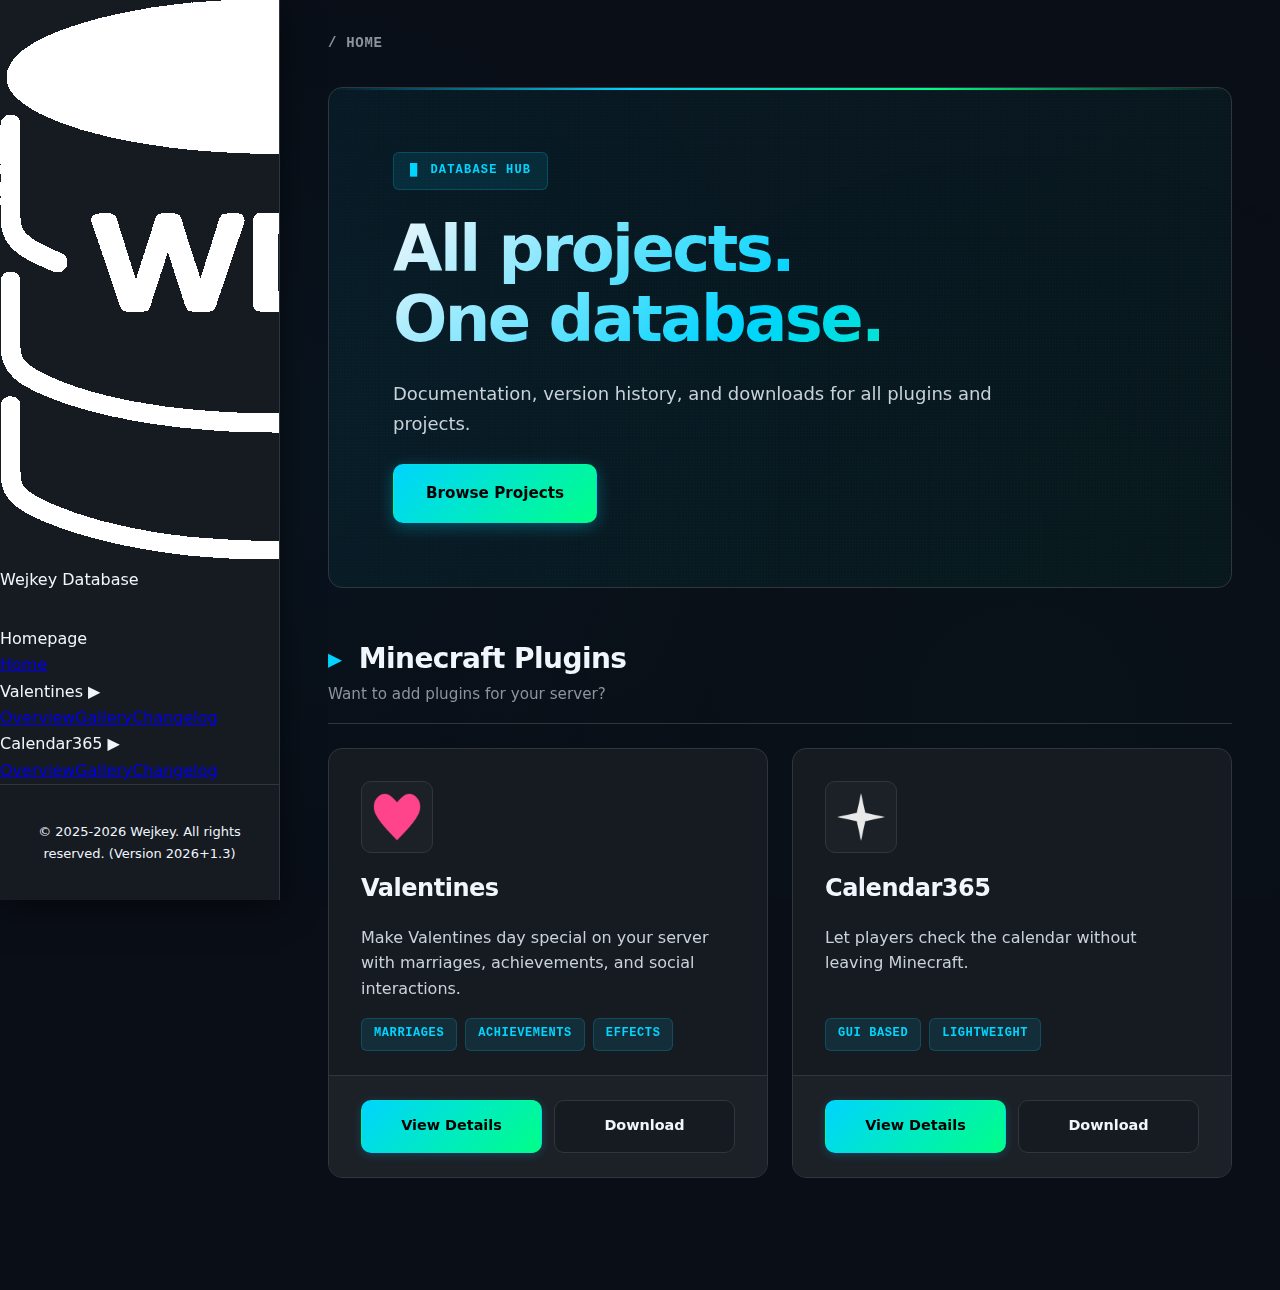
<file: index.html>
<!DOCTYPE html>
    <html lang="en" data-theme="dark">
<head>
    <meta charset="utf-8">
    <meta name="viewport" content="width=device-width, initial-scale=1">

    <title>Wejkey Database</title>
    <meta name="description" content="Wejkey's projects, documentation, version history, and downloads.">
    <link rel="canonical" href="https://wejkey.org">

    <meta property="og:type" content="website">
    <meta property="og:title" content="Wejkey">
    <meta property="og:description" content="Wejkey Database - Documentation, versions, downloads.">
    <meta property="og:url" content="https://wejkey.org">
    <meta property="og:image" content="images/favicon.png">

    <meta name="twitter:card" content="summary_large_image">
    <meta name="twitter:title" content="Wejkey">
    <meta name="twitter:description" content="Wejkey Database - Documentation, versions, downloads.">
    <meta name="twitter:image" content="images/favicon.png">

    <link rel="icon" type="image/png" href="images/favicon.png">

    <link rel="stylesheet" href="css/style.css">
    <link rel="stylesheet" href="css/sidebar.css">
</head>
<body>
    <div class="sidebar" id="sidebar"></div>

    <div class="main-content">
        <div class="container">
            <div class="page-topbar">
                <span class="breadcrumb">/ Home</span>
            </div>

            <header class="hero-section-enhanced">
                <div class="hero-background-pattern"></div>
                <div class="hero-content-enhanced">
                    <div class="hero-text">
                        <div class="hero-badge">Database Hub</div>
                        <h1 class="hero-title-enhanced">All projects.<br>One database.</h1>
                        <p class="hero-description-enhanced">Documentation, version history, and downloads for all plugins and projects.</p>
                        <div class="hero-actions">
                            <a href="#plugins" class="btn-hero-primary">Browse Projects</a>
                        </div>
                    </div>
                </div>
            </header>

<section class="content-section" id="plugins">
                <div class="section-header">
                    <div>
                        <h2>Minecraft Plugins</h2>
                        <p>Want to add plugins for your server?</p>
                    </div>
                </div>
                <div class="card-grid-enhanced">
                    <div class="project-card-enhanced">
                        <div class="project-card-header">
                            <div class="project-icon-enhanced">
                                <img src="images/valentines/Valentines.png" alt="Valentines icon">
                            </div>
                        </div>
                        <div class="project-content">
                            <h3>Valentines</h3>
                            <p>Make Valentines day special on your server with marriages, achievements, and social interactions.</p>
                            <div class="project-features">
                                <span class="feature-tag">Marriages</span>
                                <span class="feature-tag">Achievements</span>
                                <span class="feature-tag">Effects</span>
                            </div>
                        </div>
                        <div class="project-footer">
                            <a href="/projects/valentines/index.html" class="btn-project-primary">View Details</a>
                            <a href="https://cdn.modrinth.com/data/5JAz4ytr/versions/78KZaWQi/Valentines_2026%2B1.0-dev.1.jar" class="btn-project-download">Download</a>
                        </div>
                    </div>
                    <div class="project-card-enhanced">
                        <div class="project-card-header">
                            <div class="project-icon-enhanced">
                                <img src="images/calendar365/NoIcon512x512.png" alt="Calendar365 icon">
                            </div>
                        </div>
                        <div class="project-content">
                            <h3>Calendar365</h3>
                            <p>Let players check the calendar without leaving Minecraft.</p>
                            <div class="project-features">
                                <span class="feature-tag">GUI Based</span>
                                <span class="feature-tag">Lightweight</span>
                            </div>
                        </div>
                        <div class="project-footer">
                            <a href="/projects/calendar365/index.html" class="btn-project-primary">View Details</a>
                            <a href="https://cdn.modrinth.com/data/tNrGF59b/versions/8LvWhI9b/calendar365_2026%2B1.1.jar" class="btn-project-download">Download</a>
                        </div>
                    </div>
                </div>
            </section>

        </div>
    </div>

    <script src="js/sidebar.js"></script>
    <script src="js/main.js"></script>
</body>
</html>
</file>
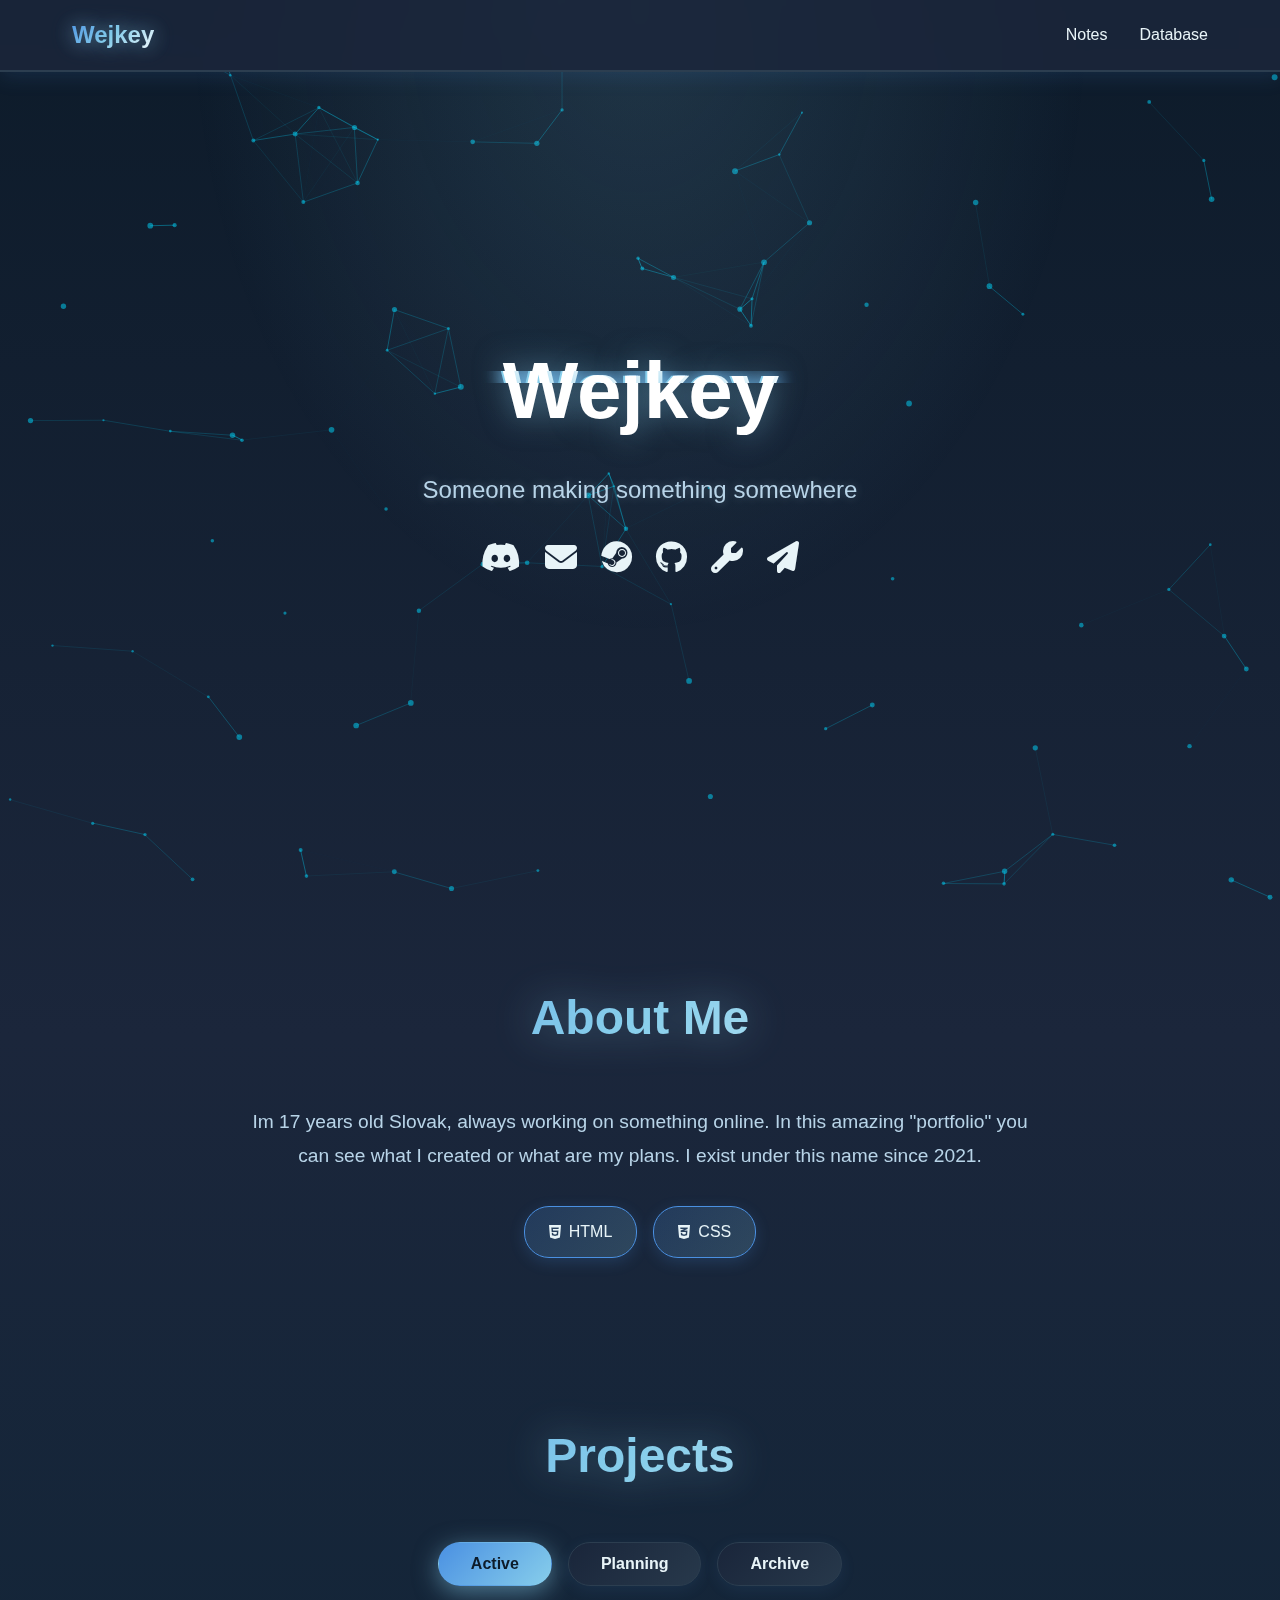
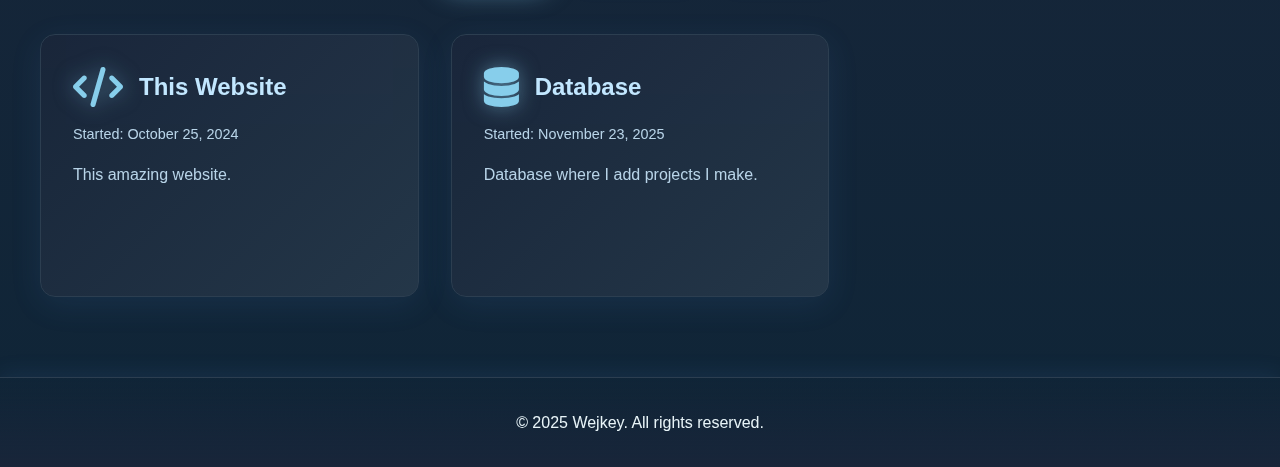
<file: old/index.html>
<!doctype html>
<html lang="en">
  <head>
    <meta charset="utf-8">
    <meta name="viewport" content="width=device-width, initial-scale=1">

    <title>Wejkey</title>
    <meta name="description" content="What can I say. You need to see it.">
    <link rel="canonical" href="https://wejkey.org">

    <meta property="og:type" content="website">
    <meta property="og:title" content="Wejkey">
    <meta property="og:description" content="Idk">
    <meta property="og:url" content="https://wejkey.org">
    <meta property="og:image" content="https://avatars.githubusercontent.com/u/184445277?v=4">

    <meta name="twitter:card" content="summary_large_image">
    <meta name="twitter:title" content="Wejkey">
    <meta name="twitter:description" content="You can see what I enjoy. Just visit this amazing site.">
    <meta name="twitter:image" content="https://avatars.githubusercontent.com/u/184445277?v=4">

    <link rel="icon" type="image/png" href="https://avatars.githubusercontent.com/u/184445277?v=4">

    <link rel="stylesheet" href="https://cdnjs.cloudflare.com/ajax/libs/font-awesome/6.4.0/css/all.min.css">
    <link rel="stylesheet" href="style/winter.css">
</head>
  <body>
    <canvas id="particles"></canvas>

    <nav class="navbar">
      <div class="nav-container">
        <div class="logo">Wejkey</div>
        <ul class="nav-menu">
          <li><a href="notes.html">Notes</a></li>
          <li><a href="https://database.wejkey.org">Database</a></li>
        </ul>
      </div>
    </nav>

    <section id="hero">
      <div class="hero-content">
        <h1 class="glitch" data-text="Wejkey">Wejkey</h1>
        <p class="subtitle">Someone making something somewhere</p>
        <div class="hero-icons">
          <button class="icon-btn" data-copy="wejkey" title="Click to copy Discord"><i class="fab fa-discord"></i></button>
          <button class="icon-btn" data-copy="contact@wejkey.org" title="Click to copy email"><i class="fas fa-envelope"></i></button>
          <button class="icon-btn" data-copy="https://steamcommunity.com/id/wejkey/" title="Click to copy Steam"><i class="fa-brands fa-steam"></i></button>
          <button class="icon-btn" data-copy="https://github.com/wejkey" title="Click to copy GitHub"><i class="fa-brands fa-github"></i></button>
          <button class="icon-btn" data-copy="https://modrinth.com/user/wejkey" title="Click to copy Modrinth"><i class="fa-solid fa-wrench"></i></button>
          <button class="icon-btn" data-copy="https://hangar.papermc.io/Wejkey/Valentines" title="Click to copy Hangar"><i class="fa-solid fa-paper-plane"></i></button>
        </div>
      </div>
    </section>

    <section id="about">
      <div class="container">
        <h2 class="section-title">About Me</h2>
        <div class="about-content">
          <p>Im 17 years old Slovak, always working on something online. In this amazing "portfolio" you can see what I created or what are my plans. I exist under this name since 2021.</p>
          <div class="skills">
            <span class="skill-tag"><i class="fab fa-html5"></i> HTML</span>
            <span class="skill-tag"><i class="fab fa-css3-alt"></i> CSS</span>
          </div>
        </div>
      </div>
    </section>

    <section id="projects">
      <div class="container">
        <h2 class="section-title">Projects</h2>

        <div class="project-tabs">
          <button class="tab-btn active" data-tab="active">Active</button>
          <button class="tab-btn" data-tab="planning">Planning</button>
          <button class="tab-btn" data-tab="archive">Archive</button>
        </div>

        <div class="projects-grid" id="projects-container">
        </div>
      </div>
    </section>



    <footer>
      <div class="container">
        <p>&copy; 2025 Wejkey. All rights reserved.</p>
      </div>
    </footer>

    <script src="scripts/main.js"></script>
  </body>
</html>
</file>
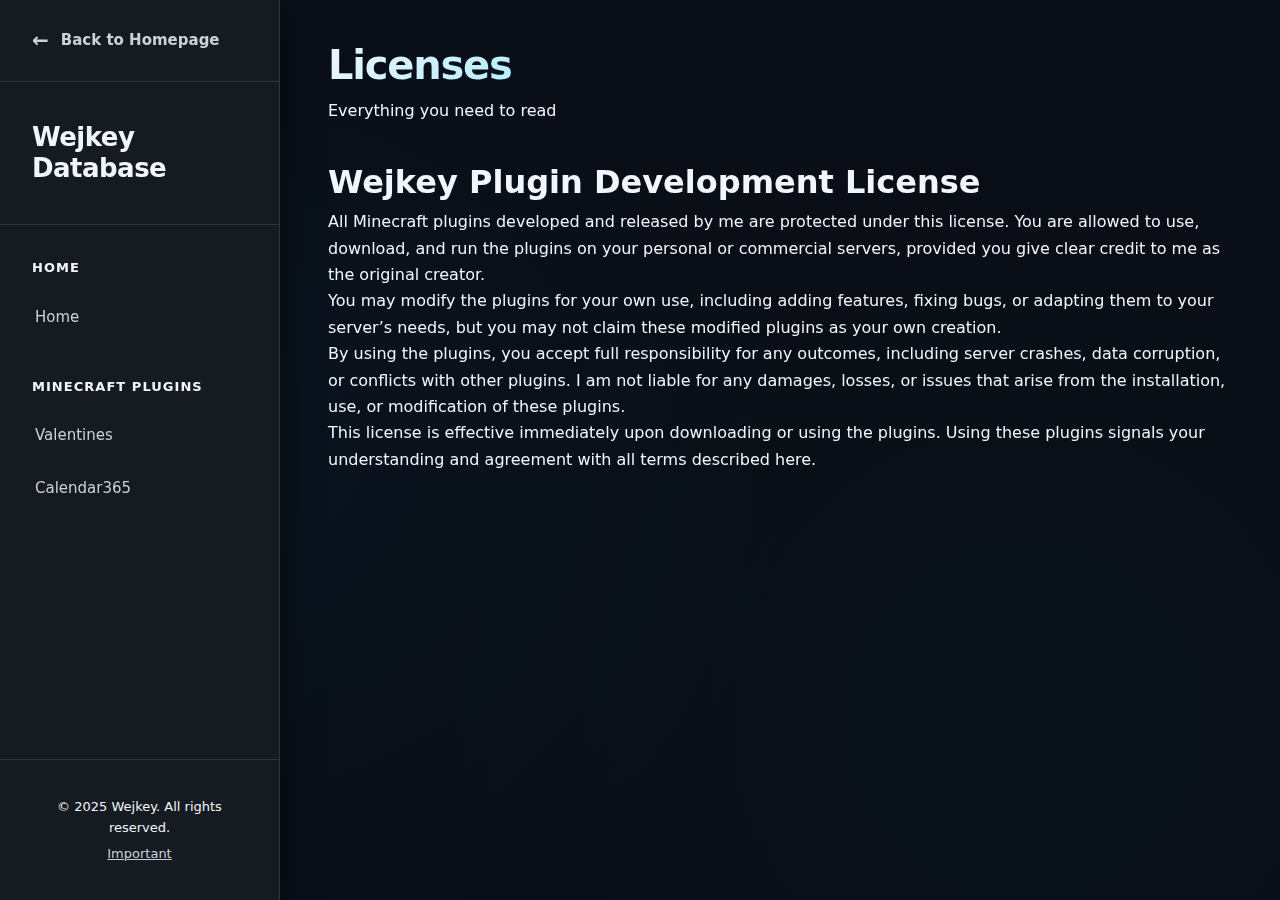
<file: licenses.html>
<!DOCTYPE html>
<html lang="en">
<head>
    <meta charset="UTF-8">
    <meta name="viewport" content="width=device-width, initial-scale=1.0">

    <title>Wejkey Database - Licenses</title>
    <meta name="title" content="Wejkey Database - Licenses">
    <meta name="description" content="Everything you need to read">
    <meta name="keywords" content="Minecraft plugins, free plugins, downloads, server resources, Wejkey, database, documentation, projects">
    <meta name="author" content="Wejkey">

    <meta property="og:type" content="website">
    <meta property="og:url" content="https://database.wejkey.org/">
    <meta property="og:title" content="Wejkey Database - Licenses">
    <meta property="og:description" content="Everything you need to read">
    <meta property="og:image" content="https://database.wejkey.org/images/favicon.png">
    <meta property="og:site_name" content="Wejkey Database">
    <meta property="og:locale" content="en_US">

    <meta property="twitter:card" content="summary_large_image">
    <meta property="twitter:url" content="https://database.wejkey.org/licenses.html">
    <meta property="twitter:title" content="Wejkey Database - Licenses">
    <meta property="twitter:description" content="Everything you need to read">
    <meta property="twitter:image" content="https://database.wejkey.org/images/favicon.png">

    <link rel="icon" type="image/png" href="images/favicon.png">
    <link rel="shortcut icon" type="image/png" href="images/favicon.png">
    <link rel="apple-touch-icon" href="images/favicon.png">

    <link rel="canonical" href="https://database.wejkey.org/licenses.html">

    <link rel="stylesheet" href="css/style.css">
    <link rel="stylesheet" href="css/sidebar.css">
</head>
<body>
    <div class="sidebar" id="sidebar">
        <div class="sidebar-content">
            <div class="sidebar-back">
                <a href="https://wejkey.org">Back to Homepage</a>
            </div>

            <div class="sidebar-header">
                <h2>Wejkey Database</h2>
            </div>

            <nav class="sidebar-nav">
                <div class="nav-category">
                    <h3>Home</h3>
                    <ul>
                        <li><a href="index.html">Home</a></li>
                    </ul>
                </div>

                <div class="nav-category">
                    <h3>Minecraft Plugins</h3>
                    <ul id="projects-list">
                        <li><a href="/projects/valentines/index.html">Valentines</a></li>
                    </ul>
                    <ul id="projects-list">
                        <li><a href="/projects/calendar365/index.html">Calendar365</a></li>
                    </ul>
                </div>
            </nav>
        </div>

        <div class="sidebar-footer">
            <p>&copy; 2025 Wejkey. All rights reserved.</p>
            <p><a href="licenses.html">Important</a></p>
        </div>
    </div>

    <div class="main-content">
        <div class="container">
            <div class="page-header">
                <h1>Licenses</h1>
                <p>Everything you need to read</p>
            </div>

            <section class="content-section">
                <div id="license-content" class="content-block"></div>
            </section>
        </div>
    </div>

    <script src="js/main.js"></script>
    <script>
        function parseMarkdown(markdown) {
            const blocks = markdown.split(/\n\n+/);

            const result = blocks.map(block => {
                block = block.trim();
                if (!block) return '';

                if (block.match(/^# /)) {
                    return block.replace(/^# (.*?)$/m, '<h1>$1</h1>');
                }
                if (block.match(/^## /)) {
                    return block.replace(/^## (.*?)$/m, '<h2>$1</h2>');
                }
                if (block.match(/^### /)) {
                    return block.replace(/^### (.*?)$/m, '<h3>$1</h3>');
                }

                if (block.match(/^[\*\-] /)) {
                    const listItems = block.split('\n').map(line => {
                        const cleanLine = line.replace(/^[\*\-]\s+/, '').trim();
                        return '<li>' + cleanLine + '</li>';
                    }).join('');
                    return '<ul>' + listItems + '</ul>';
                }

                if (block === '---') {
                    return '<hr>';
                }

                let html = block;
                html = html.replace(/\*\*(.*?)\*\*/g, '<strong>$1</strong>');
                html = html.replace(/\*([^*]+)\*/g, '<em>$1</em>');
                html = html.replace(/\[([^\]]+)\]\(([^)]+)\)/g, '<a href="$2">$1</a>');
                html = html.replace(/\n/g, '<br>');

                return '<p>' + html + '</p>';
            }).filter(b => b);

            return result.join('\n');
        }

        fetch('licenses/wmpdl.md')
            .then(response => response.text())
            .then(markdown => {
                document.getElementById('license-content').innerHTML = parseMarkdown(markdown);
            })
            .catch(error => {
                document.getElementById('license-content').innerHTML = '<p>Error loading license content.</p>';
            });
    </script>
</body>
</html>
</file>
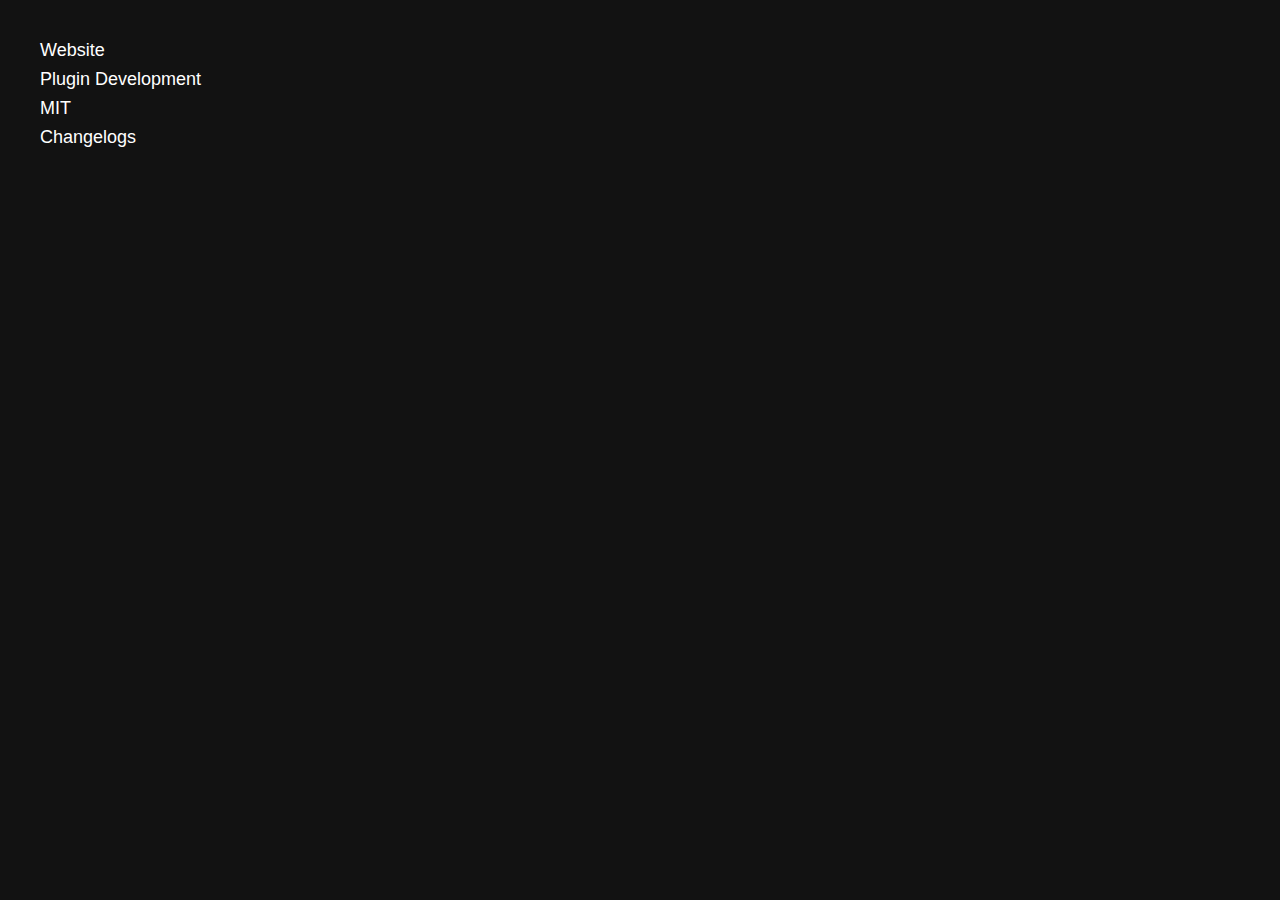
<file: old/notes.html>
<html>
    <head>
        <title>Wejkey - Notes</title>
    </head>
    <body>
        <a href="notes/c-website.txt">Website</a>
        <a href="notes/c-plugin-development.txt">Plugin Development</a>
        <a href="notes/c-mit.txt">MIT</a>
        <a href="notes/changelog.txt">Changelogs</a>

        <style>
            body {
                font-family: 'Inter', -apple-system, BlinkMacSystemFont, 'Segoe UI', 'Roboto', sans-serif;
                margin: 40px;
                background-color: #121212;
                color: #FFFFFF;
            }
            a {
                display: block;
                margin: 8px 0;
                text-decoration: none;
                font-size: 18px;
                color: #FFFFFF;

            }
            a:hover {
                color: #b6b6b6;
            }
        </style>
    </body>
</html>
</file>
<file: css/style.css>
* {
    margin: 0;
    padding: 0;
    box-sizing: border-box;
}

:root {
    --primary: #00d4ff;
    --primary-dark: #00a8cc;
    --accent: #00ff88;
    --accent-dark: #00cc6a;
    --bg: #0a0e17;
    --bg-subtle: #0d1117;
    --surface: #161b22;
    --surface-alt: #1c2128;
    --surface-hover: #21262d;
    --text: #f0f6fc;
    --text-secondary: #c9d1d9;
    --text-muted: #8b949e;
    --border: #30363d;
    --border-highlight: #484f58;
    --shadow-sm: 0 4px 16px rgba(0, 0, 0, 0.4);
    --shadow-md: 0 8px 32px rgba(0, 0, 0, 0.5);
    --shadow-lg: 0 16px 48px rgba(0, 0, 0, 0.6);
    --shadow-glow: 0 0 32px rgba(0, 212, 255, 0.15);
    --radius-sm: 6px;
    --radius-md: 10px;
    --radius-lg: 14px;
    --sidebar-width: 280px;
    --transition: 0.2s cubic-bezier(0.4, 0, 0.2, 1);
}

html {
    scroll-behavior: smooth;
}

body {
    font-family: 'Inter', 'Segoe UI', system-ui, -apple-system, sans-serif;
    background: var(--bg);
    color: var(--text);
    min-height: 100vh;
    display: flex;
    line-height: 1.65;
    -webkit-font-smoothing: antialiased;
    -moz-osx-font-smoothing: grayscale;
}

body::before {
    content: '';
    position: fixed;
    top: 0;
    left: 0;
    width: 100%;
    height: 100%;
    background:
        radial-gradient(circle at 20% 50%, rgba(0, 212, 255, 0.03) 0%, transparent 50%),
        radial-gradient(circle at 80% 80%, rgba(0, 255, 136, 0.02) 0%, transparent 50%);
    pointer-events: none;
    z-index: 0;
}

::-webkit-scrollbar {
    width: 10px;
}

::-webkit-scrollbar-track {
    background: var(--bg-subtle);
}

::-webkit-scrollbar-thumb {
    background: linear-gradient(180deg, var(--primary), var(--accent));
    border-radius: 999px;
    border: 2px solid var(--bg-subtle);
}

::-webkit-scrollbar-thumb:hover {
    background: linear-gradient(180deg, var(--primary-dark), var(--accent-dark));
}

* {
    scrollbar-width: thin;
    scrollbar-color: var(--primary) var(--bg-subtle);
}

.main-content {
    flex: 1;
    margin-left: var(--sidebar-width);
    padding: 2rem 3rem 4rem;
    width: 100%;
    position: relative;
    z-index: 1;
}

.container {
    max-width: 1400px;
    margin: 0 auto;
}

.page-topbar {
    display: flex;
    align-items: center;
    justify-content: space-between;
    gap: 1rem;
    margin-bottom: 2rem;
}

.breadcrumb {
    color: var(--text-muted);
    font-weight: 600;
    font-size: 0.875rem;
    letter-spacing: 0.05em;
    text-transform: uppercase;
    font-family: 'Monaco', 'Courier New', monospace;
}

.hero-section-enhanced {
    position: relative;
    overflow: hidden;
    background: linear-gradient(135deg, rgba(0, 212, 255, 0.05), rgba(0, 255, 136, 0.03));
    border: 1px solid var(--border);
    border-radius: var(--radius-lg);
    padding: 4rem;
    margin-bottom: 3rem;
}

.hero-section-enhanced::before {
    content: '';
    position: absolute;
    top: 0;
    left: 0;
    right: 0;
    height: 2px;
    background: linear-gradient(90deg, transparent, var(--primary), var(--accent), transparent);
}

.hero-background-pattern {
    position: absolute;
    inset: 0;
    opacity: 0.02;
    background-image:
        repeating-linear-gradient(0deg, transparent, transparent 2px, var(--primary) 2px, var(--primary) 3px),
        repeating-linear-gradient(90deg, transparent, transparent 2px, var(--primary) 2px, var(--primary) 3px);
    background-size: 50px 50px;
    pointer-events: none;
}

.hero-content-enhanced {
    position: relative;
    z-index: 1;
    display: grid;
    grid-template-columns: 1fr;
    gap: 3rem;
}

.hero-text {
    display: flex;
    flex-direction: column;
    gap: 1.5rem;
}

.hero-badge {
    display: inline-flex;
    align-items: center;
    gap: 0.75rem;
    width: fit-content;
    padding: 0.5rem 1rem;
    border-radius: 6px;
    background: rgba(0, 212, 255, 0.1);
    color: var(--primary);
    border: 1px solid rgba(0, 212, 255, 0.2);
    font-weight: 700;
    font-size: 0.75rem;
    letter-spacing: 0.1em;
    text-transform: uppercase;
    font-family: 'Monaco', 'Courier New', monospace;
}

.hero-badge::before {
    content: '█';
    animation: blink 1.5s infinite;
}

@keyframes blink {
    0%, 50% { opacity: 1; }
    51%, 100% { opacity: 0; }
}

.hero-title-enhanced {
    font-size: clamp(2.5rem, 5vw, 4.5rem);
    font-weight: 800;
    letter-spacing: -0.04em;
    line-height: 1.1;
    background: linear-gradient(135deg, var(--text) 0%, var(--primary) 50%, var(--accent) 100%);
    -webkit-background-clip: text;
    -webkit-text-fill-color: transparent;
    background-clip: text;
}

.hero-description-enhanced {
    font-size: 1.125rem;
    color: var(--text-secondary);
    line-height: 1.7;
    max-width: 600px;
}

.hero-actions {
    display: flex;
    gap: 1rem;
    flex-wrap: wrap;
}

.btn-hero-primary,
.btn-hero-secondary {
    display: inline-flex;
    align-items: center;
    justify-content: center;
    gap: 0.75rem;
    padding: 1rem 2rem;
    border-radius: var(--radius-md);
    font-weight: 700;
    font-size: 0.95rem;
    text-decoration: none;
    transition: all var(--transition);
    position: relative;
    overflow: hidden;
}

.btn-hero-primary {
    background: linear-gradient(135deg, var(--primary), var(--accent));
    color: #000;
    border: 1px solid transparent;
    box-shadow: 0 4px 16px rgba(0, 212, 255, 0.3);
}

.btn-hero-primary::before {
    content: '';
    position: absolute;
    inset: 0;
    background: linear-gradient(135deg, var(--primary-dark), var(--accent-dark));
    opacity: 0;
    transition: opacity var(--transition);
}

.btn-hero-primary:hover::before {
    opacity: 1;
}

.btn-hero-primary span {
    position: relative;
    z-index: 1;
}

.btn-hero-primary:hover {
    transform: translateY(-2px);
    box-shadow: 0 8px 24px rgba(0, 212, 255, 0.4);
}

.btn-hero-secondary {
    background: var(--surface);
    color: var(--text);
    border: 1px solid var(--border);
}

.btn-hero-secondary:hover {
    border-color: var(--primary);
    background: var(--surface-hover);
    transform: translateY(-2px);
    box-shadow: 0 4px 16px rgba(0, 212, 255, 0.2);
}

.section-header {
    display: flex;
    align-items: center;
    justify-content: space-between;
    flex-wrap: wrap;
    gap: 1rem;
    margin-bottom: 1.5rem;
    padding-bottom: 1rem;
    border-bottom: 1px solid var(--border);
}

.section-header h2 {
    font-size: 1.75rem;
    font-weight: 700;
    letter-spacing: -0.02em;
    color: var(--text);
}

.section-header h2::before {
    content: '▸ ';
    color: var(--primary);
    margin-right: 0.5rem;
}

.section-header p {
    color: var(--text-muted);
    font-size: 0.95rem;
}

.content-section {
    margin-bottom: 3rem;
}

.card-grid-enhanced {
    display: grid;
    grid-template-columns: repeat(auto-fill, minmax(340px, 1fr));
    gap: 1.5rem;
}

.project-card-enhanced {
    background: var(--surface);
    border: 1px solid var(--border);
    border-radius: var(--radius-lg);
    overflow: hidden;
    transition: all var(--transition);
    display: flex;
    flex-direction: column;
    position: relative;
}

.project-card-enhanced::before {
    content: '';
    position: absolute;
    top: 0;
    left: 0;
    right: 0;
    height: 2px;
    background: linear-gradient(90deg, var(--primary), var(--accent));
    opacity: 0;
    transition: opacity var(--transition);
}

.project-card-enhanced:hover::before {
    opacity: 1;
}

.project-card-enhanced:hover {
    transform: translateY(-4px);
    border-color: var(--border-highlight);
    box-shadow: var(--shadow-glow);
}

.project-card-header {
    padding: 2rem 2rem 1rem;
    display: flex;
    align-items: flex-start;
    gap: 1.5rem;
}

.project-icon-enhanced {
    width: 72px;
    height: 72px;
    border-radius: var(--radius-md);
    background: var(--surface-alt);
    border: 1px solid var(--border);
    display: grid;
    place-items: center;
    flex-shrink: 0;
    position: relative;
    overflow: hidden;
}

.project-icon-enhanced::before {
    content: '';
    position: absolute;
    inset: 0;
    background: linear-gradient(135deg, rgba(0, 212, 255, 0.1), rgba(0, 255, 136, 0.05));
    opacity: 0;
    transition: opacity var(--transition);
}

.project-card-enhanced:hover .project-icon-enhanced::before {
    opacity: 1;
}

.project-icon-enhanced img {
    width: 48px;
    height: 48px;
    object-fit: contain;
    position: relative;
    z-index: 1;
}

.project-content {
    padding: 0 2rem 1.5rem;
    flex: 1;
    display: flex;
    flex-direction: column;
    gap: 1rem;
}

.project-content h3 {
    font-size: 1.5rem;
    font-weight: 700;
    letter-spacing: -0.02em;
    color: var(--text);
}

.project-content p {
    color: var(--text-secondary);
    line-height: 1.6;
    flex: 1;
}

.project-features {
    display: flex;
    flex-wrap: wrap;
    gap: 0.5rem;
}

.feature-tag {
    padding: 0.35rem 0.75rem;
    border-radius: var(--radius-sm);
    background: rgba(0, 212, 255, 0.1);
    color: var(--primary);
    border: 1px solid rgba(0, 212, 255, 0.2);
    font-weight: 600;
    font-size: 0.75rem;
    text-transform: uppercase;
    letter-spacing: 0.05em;
    font-family: 'Monaco', 'Courier New', monospace;
}

.project-footer {
    padding: 1.5rem 2rem;
    border-top: 1px solid var(--border);
    display: flex;
    gap: 0.75rem;
    background: var(--surface-alt);
}

.btn-project-primary,
.btn-project-download {
    flex: 1;
    padding: 0.85rem 1.25rem;
    border-radius: var(--radius-md);
    font-weight: 700;
    font-size: 0.9rem;
    text-decoration: none;
    text-align: center;
    transition: all var(--transition);
    border: 1px solid transparent;
}

.btn-project-primary {
    background: linear-gradient(135deg, var(--primary), var(--accent));
    color: #000;
    box-shadow: 0 2px 8px rgba(0, 212, 255, 0.2);
}

.btn-project-primary:hover {
    transform: translateY(-2px);
    box-shadow: 0 4px 16px rgba(0, 212, 255, 0.3);
}

.btn-project-download {
    background: var(--surface);
    color: var(--text);
    border-color: var(--border);
}

.btn-project-download:hover {
    border-color: var(--primary);
    background: var(--surface-hover);
    color: var(--primary);
    transform: translateY(-2px);
}

.page-header {
    margin-bottom: 2rem;
}

.page-header h1 {
    font-size: 2.5rem;
    font-weight: 800;
    letter-spacing: -0.03em;
    background: linear-gradient(135deg, var(--text), var(--primary));
    -webkit-background-clip: text;
    -webkit-text-fill-color: transparent;
    background-clip: text;
}

.page-sub {
    color: var(--text-secondary);
    margin-top: 0.5rem;
    font-size: 1.05rem;
}

.markdown-body {
    color: var(--text-secondary);
}

.markdown-body h1 {
    font-size: 2.5rem;
    font-weight: 800;
    margin-top: 2.5rem;
    margin-bottom: 1.25rem;
    letter-spacing: -0.03em;
    color: var(--text);
    background: linear-gradient(135deg, var(--primary), var(--accent));
    -webkit-background-clip: text;
    -webkit-text-fill-color: transparent;
    background-clip: text;
    padding-bottom: 0.75rem;
    border-bottom: 2px solid var(--border);
    line-height: 1.2;
}

.markdown-body h2 {
    font-size: 2rem;
    font-weight: 700;
    margin-top: 2rem;
    margin-bottom: 1rem;
    letter-spacing: -0.02em;
    color: var(--text);
    padding-left: 1.25rem;
    border-left: 3px solid var(--primary);
    line-height: 1.25;
}

.markdown-body h3 {
    font-size: 1.5rem;
    font-weight: 700;
    margin-top: 1.75rem;
    margin-bottom: 0.75rem;
    letter-spacing: -0.01em;
    color: var(--primary);
    line-height: 1.3;
}

.markdown-body h4 {
    font-size: 1rem;
    font-weight: 700;
    margin-top: 1.5rem;
    margin-bottom: 0.5rem;
    color: var(--text);
    text-transform: uppercase;
    letter-spacing: 0.05em;
    font-family: 'Monaco', 'Courier New', monospace;
}

.markdown-body p {
    margin-bottom: 1rem;
    line-height: 1.75;
}

.markdown-body ul,
.markdown-body ol {
    margin: 0.5rem 0 1.5rem;
    padding-left: 2rem;
    display: grid;
    gap: 0.5rem;
}

.markdown-body li {
    color: var(--text-secondary);
    padding-left: 0.5rem;
}

.markdown-body ul li::marker {
    color: var(--primary);
}

.markdown-body ol li::marker {
    color: var(--primary);
    font-weight: 700;
}

.markdown-body strong {
    color: var(--text);
    font-weight: 700;
}

.markdown-body a {
    color: var(--primary);
    text-decoration: none;
    font-weight: 600;
    transition: color var(--transition);
    border-bottom: 1px solid transparent;
}

.markdown-body a:hover {
    color: var(--accent);
    border-bottom-color: var(--accent);
}

.markdown-body hr {
    border: none;
    height: 1px;
    background: linear-gradient(90deg, transparent, var(--border), transparent);
    margin: 2rem 0;
}

.markdown-body code {
    padding: 0.25rem 0.5rem;
    border-radius: var(--radius-sm);
    font-family: 'Monaco', 'Courier New', monospace;
    font-size: 0.875em;
    background: var(--surface-alt);
    color: var(--primary);
    border: 1px solid var(--border);
    font-weight: 500;
}

.markdown-body pre {
    background: var(--surface-alt);
    color: var(--text);
    padding: 2.5rem 1.5rem 1.25rem;
    border-radius: var(--radius-md);
    overflow-x: auto;
    margin: 1.5rem 0;
    border: 1px solid var(--border);
    position: relative;
}

.markdown-body pre::before {
    content: '';
    position: absolute;
    top: 0;
    left: 0;
    right: 0;
    height: 2px;
    background: linear-gradient(90deg, var(--primary), var(--accent));
}

.markdown-body pre code {
    background: none;
    color: inherit;
    padding: 0;
    border: none;
    font-size: 0.9em;
    white-space: pre-wrap;
    word-break: break-word;
    display: block;
}

.copy-code-btn {
    position: absolute;
    top: 0.5rem;
    right: 0.5rem;
    background: rgba(0, 212, 255, 0.1);
    border: 1px solid rgba(0, 212, 255, 0.2);
    color: var(--primary);
    padding: 0.5rem 1rem;
    border-radius: var(--radius-sm);
    font-size: 0.75rem;
    font-weight: 700;
    cursor: pointer;
    transition: all var(--transition);
    z-index: 10;
    text-transform: uppercase;
    letter-spacing: 0.05em;
    font-family: 'Monaco', 'Courier New', monospace;
}

.copy-code-btn:hover {
    background: rgba(0, 212, 255, 0.2);
    border-color: var(--primary);
    transform: translateY(-1px);
}

.copy-code-btn.copied {
    background: rgba(0, 255, 136, 0.1);
    border-color: rgba(0, 255, 136, 0.2);
    color: var(--accent);
}

.markdown-body details {
    background: var(--surface);
    border: 1px solid var(--border);
    border-radius: var(--radius-md);
    padding: 1.25rem;
    margin: 1.5rem 0;
    transition: all var(--transition);
}

.markdown-body details:hover {
    border-color: var(--border-highlight);
}

.markdown-body summary {
    cursor: pointer;
    font-weight: 700;
    color: var(--text);
    list-style: none;
    display: flex;
    align-items: center;
    gap: 0.75rem;
    user-select: none;
}

.markdown-body summary::before {
    content: '▸';
    color: var(--primary);
    transition: transform var(--transition);
}

.markdown-body details[open] summary::before {
    transform: rotate(90deg);
}

.markdown-body blockquote {
    border-left: 3px solid var(--primary);
    padding: 1rem 1.5rem;
    margin: 1.5rem 0;
    background: var(--surface-alt);
    border-radius: 0 var(--radius-md) var(--radius-md) 0;
    color: var(--text-secondary);
}

.markdown-body table {
    width: 100%;
    border-collapse: separate;
    border-spacing: 0;
    margin: 1.5rem 0;
    border-radius: var(--radius-md);
    overflow: hidden;
    border: 1px solid var(--border);
}

.markdown-body th {
    background: var(--surface-alt);
    color: var(--text);
    text-align: left;
    padding: 1rem 1.25rem;
    font-weight: 700;
    text-transform: uppercase;
    font-size: 0.75rem;
    letter-spacing: 0.1em;
    border-bottom: 2px solid var(--primary);
    font-family: 'Monaco', 'Courier New', monospace;
}

.markdown-body td {
    padding: 0.85rem 1.25rem;
    border-bottom: 1px solid var(--border);
    color: var(--text-secondary);
}

.markdown-body tr:last-child td {
    border-bottom: none;
}

.markdown-body tr:hover {
    background: rgba(0, 212, 255, 0.05);
}

.markdown-body img {
    max-width: 100%;
    border-radius: var(--radius-md);
    box-shadow: var(--shadow-md);
    margin: 1.5rem 0;
    border: 1px solid var(--border);
}

@media (max-width: 1080px) {
    .main-content {
        margin-left: 0;
        padding: 2rem 1.5rem 3rem;
    }

    .sidebar {
        position: static;
        width: 100%;
        height: auto;
    }

    .hero-section-enhanced {
        padding: 3rem 2rem;
    }
}

@media (max-width: 768px) {
    .hero-section-enhanced {
        padding: 2.5rem 1.5rem;
    }

    .hero-title-enhanced {
        font-size: 2rem;
    }

    .card-grid-enhanced {
        grid-template-columns: 1fr;
    }
}
</file>
<file: css/sidebar.css>
.sidebar {
    position: fixed;
    left: 0;
    top: 0;
    width: var(--sidebar-width);
    height: 100vh;
    background: var(--surface);
    border-right: 1px solid var(--border);
    display: flex;
    flex-direction: column;
    z-index: 1000;
    box-shadow: var(--shadow-md);
}

.sidebar-content {
    flex: 1;
    overflow-y: auto;
    padding: 0;
}

.sidebar-back {
    padding: 1.5rem 2rem;
    border-bottom: 1px solid var(--border);
    background: var(--surface);
}

.sidebar-back a {
    display: flex;
    align-items: center;
    gap: 0.75rem;
    color: var(--text-secondary);
    text-decoration: none;
    font-weight: 600;
    font-size: 0.9375rem;
    transition: all var(--transition);
}

.sidebar-back a:hover {
    color: var(--primary-color);
}

.sidebar-back a::before {
    content: '←';
    font-size: 1.25rem;
}

.sidebar-header {
    padding: 2.5rem 2rem;
    border-bottom: 1px solid var(--border);
    background: var(--surface);
}

.sidebar-header h2 {
    font-size: 1.625rem;
    font-weight: 700;
    color: var(--text-primary);
    letter-spacing: -0.02em;
    line-height: 1.2;
}

.sidebar-nav {
    padding: 2rem 0;
}

.nav-category {
    margin-bottom: 2rem;
}

.nav-category h3 {
    padding: 0 2rem 0.75rem 2rem;
    font-size: 0.8125rem;
    font-weight: 700;
    text-transform: uppercase;
    letter-spacing: 0.08em;
    color: var(--text-tertiary);
}

.nav-category ul {
    list-style: none;
    padding: 0;
    margin: 0;
}

.nav-category ul li {
    margin: 0;
}

.nav-category ul li a {
    display: flex;
    align-items: center;
    padding: 0.875rem 2rem;
    color: var(--text-secondary);
    text-decoration: none;
    transition: all var(--transition);
    border-left: 3px solid transparent;
    font-weight: 500;
    font-size: 0.9375rem;
    position: relative;
}

.nav-category ul li a::before {
    content: '';
    position: absolute;
    left: 0;
    top: 0;
    height: 100%;
    width: 3px;
    background: var(--primary-color);
    opacity: 0;
    transition: opacity var(--transition);
}

.nav-category ul li a:hover {
    background: var(--primary-light);
    color: var(--text-primary);
    padding-left: 2.25rem;
}

.nav-category ul li a:hover::before {
    opacity: 0.3;
}

.nav-category ul li a.active {
    background: var(--primary-light);
    color: var(--primary-color);
    font-weight: 600;
}

.nav-category ul li a.active::before {
    opacity: 1;
}

.sidebar-footer {
    padding: 2rem;
    border-top: 1px solid var(--border);
    background: var(--surface);
}

.sidebar-footer p {
    font-size: 0.8125rem;
    color: var(--text-tertiary);
    text-align: center;
    font-weight: 500;
    margin: 0.25rem 0;
}

.sidebar-footer a {
    color: var(--text-secondary);
    text-decoration: underline;
    transition: color var(--transition);
}

.sidebar-footer a:hover {
    color: var(--primary-color);
}

@media (max-width: 768px) {
    .sidebar {
        transform: translateX(-100%);
        transition: transform var(--transition);
    }

    .sidebar.open {
        transform: translateX(0);
    }
}
</file>
<file: old/style/winter.css>
* {
  margin: 0;
  padding: 0;
  box-sizing: border-box;
}

:root {
  --primary-color: #4A90E2;
  --secondary-color: #87CEEB;
  --bg-color: #0D1B2A;
  --card-bg: #1B263B;
  --text-color: #E8F4F8;
  --text-secondary: #B8D4E8;
  --border-color: #2C3E50;
  --accent-ice: #C2E7FF;
  --accent-snow: #FFFFFF;
}

* {
  margin: 0;
  padding: 0;
  box-sizing: border-box;
}

:root {
  --primary-color: #4A90E2;
  --secondary-color: #87CEEB;
  --bg-color: #0D1B2A;
  --card-bg: #1B263B;
  --text-color: #E8F4F8;
  --text-secondary: #B8D4E8;
  --border-color: #2C3E50;
  --accent-ice: #C2E7FF;
  --accent-snow: #FFFFFF;
}

body {
  font-family: 'Inter', -apple-system, BlinkMacSystemFont, 'Segoe UI', 'Roboto', sans-serif;
  background: linear-gradient(180deg, #0D1B2A 0%, #1B263B 50%, #0F2537 100%);
  color: var(--text-color);
  line-height: 1.6;
  overflow-x: hidden;
  position: relative;
}

body::before {
  content: '';
  position: fixed;
  top: 0;
  left: 0;
  width: 100%;
  height: 100%;
  background: radial-gradient(ellipse at top, rgba(135, 206, 235, 0.15) 0%, transparent 50%);
  pointer-events: none;
  z-index: 1;
}

html {
  scroll-behavior: smooth;
}

::-webkit-scrollbar {
  width: 2px;
}

::-webkit-scrollbar-track {
  background: var(--bg-color);
}

::-webkit-scrollbar-thumb {
  background: linear-gradient(180deg, var(--primary-color), var(--secondary-color));
  border-radius: 5px;
}

::-webkit-scrollbar-thumb:hover {
  background: var(--accent-ice);
}

#particles {
  position: fixed;
  top: 0;
  left: 0;
  width: 100%;
  height: 100%;
  z-index: -1;
  opacity: 1;
}

.snowflake {
  position: fixed;
  top: -10px;
  z-index: 1;
  color: #FFFFFF;
  font-size: 1em;
  user-select: none;
  pointer-events: none;
  animation: fall linear infinite;
}

@keyframes fall {
  0% {
    transform: translateY(0) rotate(0deg);
    opacity: 1;
  }
  100% {
    transform: translateY(100vh) rotate(360deg);
    opacity: 0.3;
  }
}


.icon-btn {
  background: transparent;
  border: none;
  color: var(--text-color);
  font-size: 2rem;
  cursor: pointer;
  transition: all 0.3s ease;
  padding: 0;
  display: flex;
  align-items: center;
  justify-content: center;
}

.icon-btn:hover {
  color: var(--accent-ice);
  transform: translateY(-5px);
  filter: drop-shadow(0 0 15px rgba(135, 206, 235, 0.8));
}

.icon-btn:active {
  transform: translateY(-5px) scale(0.95);
}

.navbar {
  position: fixed;
  top: 0;
  width: 100%;
  background: rgba(27, 38, 59, 0.85);
  backdrop-filter: blur(15px);
  z-index: 1000;
  border-bottom: 2px solid var(--border-color);
  box-shadow: 0 4px 20px rgba(74, 144, 226, 0.15);
}

.nav-container {
  max-width: 1200px;
  margin: 0 auto;
  padding: 1rem 2rem;
  display: flex;
  justify-content: space-between;
  align-items: center;
}

.logo {
  font-size: 1.5rem;
  font-weight: 700;
  background: linear-gradient(135deg, #4A90E2, #87CEEB, #FFFFFF);
  -webkit-background-clip: text;
  -webkit-text-fill-color: transparent;
  background-clip: text;
  text-shadow: 0 0 20px rgba(135, 206, 235, 0.3);
  filter: drop-shadow(0 0 10px rgba(135, 206, 235, 0.4));
}

.nav-menu {
  display: flex;
  list-style: none;
  gap: 2rem;
}

.nav-menu a {
  color: var(--text-color);
  text-decoration: none;
  font-weight: 500;
  transition: all 0.3s ease;
  position: relative;
}

.nav-menu a::after {
  content: '';
  position: absolute;
  bottom: -5px;
  left: 0;
  width: 0;
  height: 2px;
  background: linear-gradient(90deg, var(--primary-color), var(--accent-ice));
  transition: width 0.3s ease;
  box-shadow: 0 0 10px var(--secondary-color);
}

.nav-menu a:hover::after {
  width: 100%;
}

.nav-menu a:hover {
  color: var(--accent-ice);
  text-shadow: 0 0 15px rgba(135, 206, 235, 0.6);
}

#hero {
  min-height: 100vh;
  display: flex;
  align-items: center;
  justify-content: center;
  text-align: center;
  padding: 2rem;
}

.hero-content h1 {
  font-size: 5rem;
  font-weight: 900;
  margin-bottom: 1rem;
  animation: fadeInUp 1s ease;
  text-shadow: 0 0 30px rgba(135, 206, 235, 0.5);
}

.glitch {
  position: relative;
  color: var(--accent-snow);
  animation: glitch 3s infinite;
}

.glitch::before,
.glitch::after {
  content: attr(data-text);
  position: absolute;
  left: 0;
  top: 0;
  width: 100%;
  height: 100%;
}

.glitch::before {
  left: 2px;
  text-shadow: -2px 0 var(--primary-color), 0 0 20px var(--primary-color);
  clip: rect(44px, 450px, 56px, 0);
  animation: glitch-anim 5s infinite linear alternate-reverse;
}

.glitch::after {
  left: -2px;
  text-shadow: -2px 0 var(--secondary-color), 0 0 20px var(--secondary-color);
  clip: rect(44px, 450px, 56px, 0);
  animation: glitch-anim2 5s infinite linear alternate-reverse;
}

@keyframes glitch-anim {
  0% { clip: rect(31px, 9999px, 94px, 0); }
  25% { clip: rect(70px, 9999px, 71px, 0); }
  50% { clip: rect(85px, 9999px, 42px, 0); }
  75% { clip: rect(10px, 9999px, 98px, 0); }
  100% { clip: rect(55px, 9999px, 15px, 0); }
}

@keyframes glitch-anim2 {
  0% { clip: rect(65px, 9999px, 119px, 0); }
  25% { clip: rect(90px, 9999px, 2px, 0); }
  50% { clip: rect(50px, 9999px, 80px, 0); }
  75% { clip: rect(12px, 9999px, 95px, 0); }
  100% { clip: rect(40px, 9999px, 30px, 0); }
}

.subtitle {
  font-size: 1.5rem;
  color: var(--text-secondary);
  margin-bottom: 2rem;
  animation: fadeInUp 1s ease 0.3s both;
  text-shadow: 0 0 10px rgba(184, 212, 232, 0.3);
}

.hero-icons {
  display: flex;
  gap: 1.5rem;
  justify-content: center;
  animation: fadeInUp 1s ease 0.6s both;
}


@keyframes fadeInUp {
  from {
    opacity: 0;
    transform: translateY(30px);
  }
  to {
    opacity: 1;
    transform: translateY(0);
  }
}

section {
  padding: 5rem 2rem;
  position: relative;
  z-index: 2;
}

.container {
  max-width: 1200px;
  margin: 0 auto;
}

.section-title {
  font-size: 3rem;
  text-align: center;
  margin-bottom: 3rem;
  background: linear-gradient(135deg, #4A90E2, #87CEEB, #FFFFFF);
  -webkit-background-clip: text;
  -webkit-text-fill-color: transparent;
  background-clip: text;
  filter: drop-shadow(0 0 20px rgba(135, 206, 235, 0.4));
}

.about-content {
  max-width: 800px;
  margin: 0 auto;
  text-align: center;
}

.about-content p {
  font-size: 1.2rem;
  line-height: 1.8;
  color: var(--text-secondary);
  margin-bottom: 2rem;
}

.skills {
  display: flex;
  flex-wrap: wrap;
  gap: 1rem;
  justify-content: center;
  margin-top: 2rem;
}

.skill-tag {
  background: linear-gradient(135deg, rgba(74, 144, 226, 0.2), rgba(135, 206, 235, 0.2));
  padding: 0.75rem 1.5rem;
  border-radius: 25px;
  border: 1px solid var(--primary-color);
  transition: all 0.3s ease;
  display: flex;
  align-items: center;
  gap: 0.5rem;
  box-shadow: 0 4px 15px rgba(74, 144, 226, 0.2);
}

.skill-tag:hover {
  background: linear-gradient(135deg, rgba(74, 144, 226, 0.4), rgba(135, 206, 235, 0.4));
  transform: translateY(-3px);
  box-shadow: 0 6px 25px rgba(135, 206, 235, 0.4);
}

.project-tabs {
  display: flex;
  justify-content: center;
  gap: 1rem;
  margin-bottom: 3rem;
}

.tab-btn {
  background: linear-gradient(135deg, rgba(27, 38, 59, 0.8), rgba(44, 62, 80, 0.8));
  color: var(--text-color);
  border: 1px solid var(--border-color);
  padding: 0.75rem 2rem;
  border-radius: 25px;
  cursor: pointer;
  font-size: 1rem;
  font-weight: 600;
  transition: all 0.3s ease;
  box-shadow: 0 4px 15px rgba(74, 144, 226, 0.1);
}

.tab-btn:hover {
  border-color: var(--primary-color);
  transform: translateY(-2px);
  box-shadow: 0 6px 25px rgba(74, 144, 226, 0.3);
}

.tab-btn.active {
  background: linear-gradient(135deg, var(--primary-color), var(--secondary-color));
  border-color: transparent;
  color: var(--bg-color);
  box-shadow: 0 6px 25px rgba(135, 206, 235, 0.5);
}

.projects-grid {
  display: grid;
  grid-template-columns: repeat(auto-fill, minmax(350px, 1fr));
  gap: 2rem;
  animation: fadeIn 0.5s ease;
}

@keyframes fadeIn {
  from { opacity: 0; }
  to { opacity: 1; }
}

.project-card {
  background: linear-gradient(135deg, rgba(27, 38, 59, 0.7), rgba(44, 62, 80, 0.7));
  border: 1px solid var(--border-color);
  border-radius: 15px;
  padding: 2rem;
  transition: all 0.3s ease;
  position: relative;
  overflow: hidden;
  display: flex;
  flex-direction: column;
  backdrop-filter: blur(10px);
  box-shadow: 0 8px 32px rgba(74, 144, 226, 0.1);
}

.project-card::before {
  content: '';
  position: absolute;
  top: 0;
  left: 0;
  right: 0;
  height: 3px;
  background: linear-gradient(90deg, var(--primary-color), var(--secondary-color), var(--accent-ice));
  transform: scaleX(0);
  transition: transform 0.3s ease;
  box-shadow: 0 0 15px var(--secondary-color);
}

.project-card:hover::before {
  transform: scaleX(1);
}

.project-card:hover {
  border-color: var(--primary-color);
  transform: translateY(-10px);
  box-shadow: 0 15px 45px rgba(74, 144, 226, 0.4);
  background: linear-gradient(135deg, rgba(27, 38, 59, 0.9), rgba(44, 62, 80, 0.9));
}

.project-header {
  display: flex;
  align-items: center;
  gap: 1rem;
  margin-bottom: 1rem;
}

.project-icon {
  font-size: 2.5rem;
  color: var(--secondary-color);
  filter: drop-shadow(0 0 10px rgba(135, 206, 235, 0.5));
}

.project-title {
  font-size: 1.5rem;
  font-weight: 700;
  color: var(--accent-ice);
}

.project-dates {
  color: var(--text-secondary);
  font-size: 0.9rem;
  margin-bottom: 1rem;
  min-height: 1.2rem;
  display: block;
}

.project-description {
  color: var(--text-secondary);
  line-height: 1.6;
  margin-bottom: 1.5rem;
  flex: 1 1 auto;
}

.project-buttons {
  display: flex;
  gap: 1rem;
  opacity: 0;
  transform: translateY(10px);
  transition: all 0.3s ease;
  margin-top: auto;
}

.project-card:hover .project-buttons {
  opacity: 1;
  transform: translateY(0);
}

.btn {
  padding: 0.75rem 1.5rem;
  border-radius: 8px;
  text-decoration: none;
  font-weight: 600;
  transition: all 0.3s ease;
  display: inline-flex;
  align-items: center;
  gap: 0.5rem;
  border: 1px solid;
}

.btn-primary {
  background: linear-gradient(135deg, var(--primary-color), var(--secondary-color));
  color: var(--bg-color);
  border-color: transparent;
  box-shadow: 0 4px 15px rgba(74, 144, 226, 0.3);
}

.btn-primary:hover {
  transform: scale(1.05);
  box-shadow: 0 6px 25px rgba(135, 206, 235, 0.6);
}

.btn-secondary {
  background: transparent;
  color: var(--accent-ice);
  border-color: var(--primary-color);
  box-shadow: 0 4px 15px rgba(74, 144, 226, 0.2);
}

.btn-secondary:hover {
  background: var(--primary-color);
  color: var(--bg-color);
  box-shadow: 0 6px 25px rgba(74, 144, 226, 0.5);
}

footer {
  background: linear-gradient(180deg, transparent, rgba(27, 38, 59, 0.8));
  border-top: 1px solid var(--border-color);
  padding: 2rem;
  text-align: center;
  position: relative;
  z-index: 2;
  box-shadow: 0 -4px 20px rgba(74, 144, 226, 0.1);
}

@media (max-width: 768px) {
  .info-container {
    flex-direction: row;
    gap: 0.5rem;
  }

  .info-label,
  .info-text {
    font-size: 0.75rem;
  }

  .nav-menu {
    gap: 1rem;
    font-size: 0.9rem;
  }

  .hero-content h1 {
    font-size: 3rem;
  }

  .section-title {
    font-size: 2rem;
  }

  .projects-grid {
    grid-template-columns: 1fr;
  }

  .project-tabs {
    flex-direction: column;
    align-items: center;
  }
}
</file>
